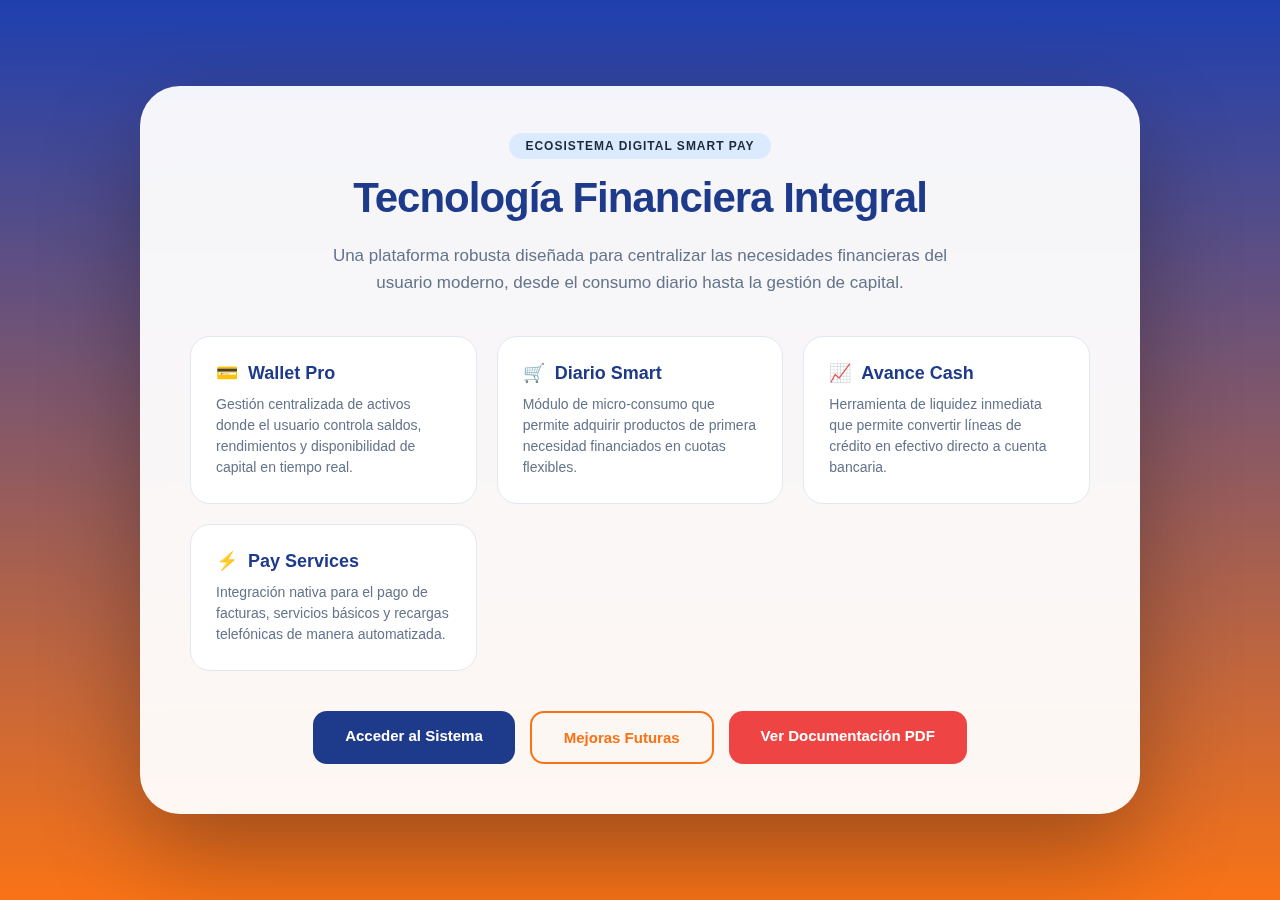
<file: index.html>
<!DOCTYPE html>
<html lang="es">
<head>
    <meta charset="UTF-8">
    <meta name="viewport" content="width=device-width, initial-scale=1.0">
    <title>Smart Pay | Ecosistema Financiero</title>
    <style>
        :root {
            /* Definición del degradado original solicitado */
            --primary-gradient: linear-gradient(180deg, #1e40af 0%, #f97316 100%);
            --accent-blue: #1e3a8a;
            --accent-orange: #f97316;
            --text-main: #1e293b;
            --text-muted: #64748b;
            --glass: rgba(255, 255, 255, 0.95);
        }

        * { margin: 0; padding: 0; box-sizing: border-box; font-family: 'Inter', 'Segoe UI', sans-serif; }

        body {
            /* Uso del color degradado del CSS */
            background: var(--primary-gradient);
            min-height: 100vh;
            display: flex;
            justify-content: center;
            align-items: center;
            color: var(--text-main);
            padding: 40px 20px;
        }

        .investor-card {
            max-width: 1000px;
            width: 100%;
            background: var(--glass);
            border-radius: 40px;
            padding: 50px;
            box-shadow: 0 40px 100px rgba(0,0,0,0.3);
            backdrop-filter: blur(10px);
        }

        .hero { text-align: center; margin-bottom: 40px; }
        .badge {
            background: #dbeafe;
            color: var(--primary-blue);
            padding: 6px 16px;
            border-radius: 50px;
            font-size: 12px;
            font-weight: 800;
            text-transform: uppercase;
            letter-spacing: 1px;
        }

        h1 { font-size: 42px; color: var(--accent-blue); margin: 20px 0; letter-spacing: -1px; }
        .subtitle { font-size: 17px; color: var(--text-muted); max-width: 650px; margin: 0 auto; line-height: 1.6; }

        /* Sección de Módulos */
        .modules-grid {
            display: grid;
            grid-template-columns: repeat(auto-fit, minmax(280px, 1fr));
            gap: 20px;
            margin: 40px 0;
        }

        .module-card {
            background: white;
            padding: 25px;
            border-radius: 20px;
            border: 1px solid #e2e8f0;
            transition: 0.3s ease;
        }

        .module-card:hover {
            transform: translateY(-5px);
            border-color: var(--accent-orange);
            box-shadow: 0 10px 30px rgba(0,0,0,0.05);
        }

        .module-card h3 { 
            font-size: 18px; 
            color: var(--accent-blue); 
            margin-bottom: 10px;
            display: flex;
            align-items: center;
            gap: 10px;
        }

        .module-card p { font-size: 14px; color: var(--text-muted); line-height: 1.5; }

        .cta-group {
            display: flex;
            justify-content: center;
            gap: 15px;
            flex-wrap: wrap;
            margin-top: 20px;
        }

        .btn {
            padding: 16px 32px;
            border-radius: 14px;
            font-weight: 700;
            text-decoration: none;
            transition: 0.3s;
            font-size: 15px;
            display: inline-block;
        }

        .btn-main { background: var(--accent-blue); color: white; }
        .btn-main:hover { transform: translateY(-3px); box-shadow: 0 10px 20px rgba(30,58,138,0.2); }

        .btn-alt { border: 2px solid var(--accent-orange); color: var(--accent-orange); }
        .btn-alt:hover { background: var(--accent-orange); color: white; }

        /* Estilo para el nuevo botón de PDF */
        .btn-pdf { background: #ef4444; color: white; }
        .btn-pdf:hover { transform: translateY(-3px); background: #dc2626; box-shadow: 0 10px 20px rgba(239,68,68,0.2); }

        @media (max-width: 600px) {
            h1 { font-size: 30px; }
            .investor-card { padding: 30px; }
        }
    </style>
</head>
<body>

    <div class="investor-card">
        <div class="hero">
            <span class="badge">Ecosistema Digital Smart Pay</span>
            <h1>Tecnología Financiera Integral</h1>
            <p class="subtitle">
                Una plataforma robusta diseñada para centralizar las necesidades financieras del usuario moderno, desde el consumo diario hasta la gestión de capital.
            </p>
        </div>

        <div class="modules-grid">
            <div class="module-card">
                <h3><span>💳</span> Wallet Pro</h3>
                <p>Gestión centralizada de activos donde el usuario controla saldos, rendimientos y disponibilidad de capital en tiempo real.</p>
            </div>
            <div class="module-card">
                <h3><span>🛒</span> Diario Smart</h3>
                <p>Módulo de micro-consumo que permite adquirir productos de primera necesidad financiados en cuotas flexibles.</p>
            </div>
            <div class="module-card">
                <h3><span>📈</span> Avance Cash</h3>
                <p>Herramienta de liquidez inmediata que permite convertir líneas de crédito en efectivo directo a cuenta bancaria.</p>
            </div>
            <div class="module-card">
                <h3><span>⚡</span> Pay Services</h3>
                <p>Integración nativa para el pago de facturas, servicios básicos y recargas telefónicas de manera automatizada.</p>
            </div>
        </div>

        <div class="cta-group">
            <a href="login.html" class="btn btn-main">Acceder al Sistema</a>
            <a href="mejoras.html" class="btn btn-alt">Mejoras Futuras</a>
            <a href="https://daniv096.github.io/smartpay/Documentación Técnica del Ecosistema Smart Pay.pdf" target="_blank" class="btn btn-pdf">Ver Documentación PDF</a>
        </div>
    </div>

</body>
</html>
</file>
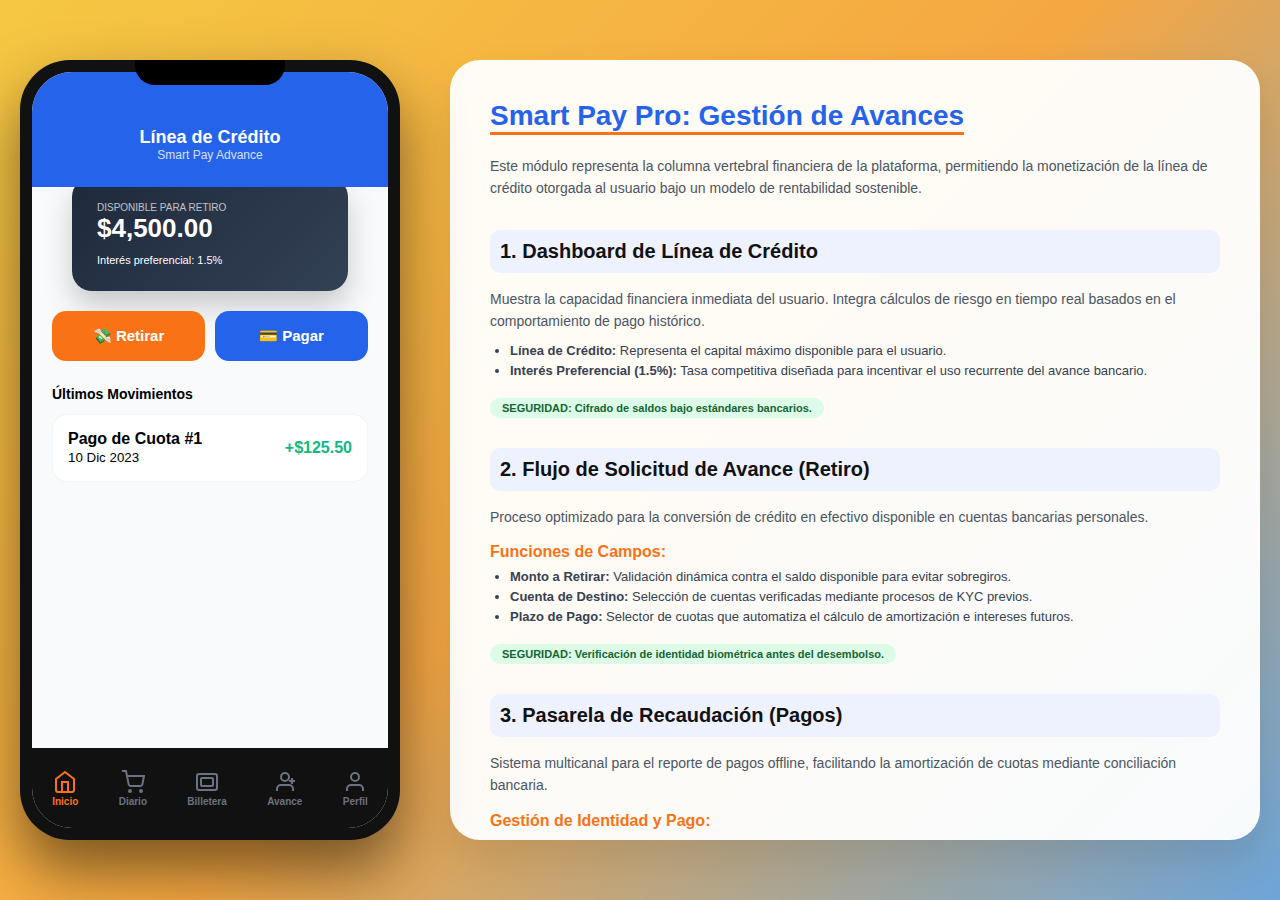
<file: avance.html>
<!DOCTYPE html>
<html lang="es">
<head>
    <meta charset="UTF-8">
    <meta name="viewport" content="width=device-width, initial-scale=1.0">
    <title>Smart Pay - Gestión Integral de Avances</title>
    <style>
        :root {
            --primary-gradient: linear-gradient(135deg, #f5c842 0%, #f5a742 50%, #6da5d9 100%);
            --accent-orange: #f97316;
            --accent-blue: #2563eb;
            --dark-bg: #111111;
            --white: #ffffff;
            --text-gray: #6b7280;
            --phone-bg: #f8fafc;
            --success-green: #10b981;
        }

        * { margin: 0; padding: 0; box-sizing: border-box; font-family: 'Segoe UI', sans-serif; }
        
        body { 
            background: var(--primary-gradient);
            background-attachment: fixed;
            display: flex; justify-content: center; align-items: center; 
            min-height: 100vh; padding: 20px;
        }

        .presentation-container { display: flex; max-width: 1400px; width: 100%; gap: 50px; align-items: flex-start; }

        /* --- MOCKUP --- */
        .phone-mockup {
            width: 380px; height: 780px; background: var(--dark-bg);
            border-radius: 50px; position: relative; padding: 12px;
            box-shadow: 0 30px 60px rgba(0,0,0,0.5);
            flex-shrink: 0;
        }

        .phone-notch {
            width: 150px; height: 25px; background: #000;
            position: absolute; top: 0; left: 50%; transform: translateX(-50%);
            border-radius: 0 0 20px 20px; z-index: 100;
        }

        .phone-screen {
            width: 100%; height: 100%; background: var(--phone-bg);
            border-radius: 40px; overflow: hidden; display: flex; flex-direction: column;
            position: relative;
        }

        /* --- VISTAS OVERLAYS --- */
        .view-overlay {
            position: absolute; top: 0; left: 100%; width: 100%; height: 100%;
            background: var(--phone-bg); transition: 0.4s cubic-bezier(0.4, 0, 0.2, 1); z-index: 50;
            display: flex; flex-direction: column;
        }
        .view-overlay.active { left: 0; }

        .view-header { background: var(--accent-blue); padding: 50px 20px 20px; color: white; display: flex; align-items: center; gap: 15px; }
        .btn-back { cursor: pointer; font-size: 20px; font-weight: bold; }

        /* --- CONTENIDO PRINCIPAL --- */
        .header-avance { background: var(--accent-blue); padding: 55px 20px 25px; color: white; text-align: center; }
        .credit-card {
            background: linear-gradient(135deg, #1e293b 0%, #334155 100%);
            margin: -30px 20px 20px; padding: 25px; border-radius: 20px;
            color: white; box-shadow: 0 15px 30px rgba(0,0,0,0.2);
        }
        .card-balance { font-size: 26px; font-weight: 800; }

        .scrollable-content { flex: 1; overflow-y: auto; padding: 20px; }

        /* Card Items para selección */
        .card-item {
            background: white; padding: 15px; border-radius: 15px;
            margin-bottom: 12px; border: 1px solid #e2e8f0; cursor: pointer;
            transition: 0.2s;
        }
        .card-item:hover { border-color: var(--accent-orange); }

        .bank-data-box {
            background: #f8fafc; border: 1px dashed #cbd5e1;
            padding: 12px; border-radius: 10px; margin-top: 10px;
            font-size: 13px; color: #334155; display: none;
        }

        /* Formularios */
        .form-group { margin-bottom: 15px; }
        label { display: block; font-size: 11px; color: var(--text-gray); margin-bottom: 6px; font-weight: 800; text-transform: uppercase; }
        .form-input { width: 100%; padding: 14px; border: 2px solid #f1f5f9; border-radius: 12px; font-size: 14px; outline: none; transition: 0.3s; }
        .form-input:focus { border-color: var(--accent-orange); }

        .btn-primary { 
            width: 100%; padding: 16px; background: var(--accent-orange); color: white; 
            border: none; border-radius: 14px; font-weight: 800; cursor: pointer; font-size: 15px;
        }

        /* TICKET */
        .ticket-box {
            background: white; border-radius: 20px; padding: 30px 20px;
            margin-top: 20px; position: relative; border: 1px solid #f1f5f9;
            box-shadow: 0 10px 20px rgba(0,0,0,0.05); text-align: center;
        }
        .success-icon { width: 70px; height: 70px; background: var(--success-green); color: white; 
                       border-radius: 50%; display: flex; align-items: center; justify-content: center;
                       font-size: 35px; margin: 0 auto 20px; }
        
        .summary-row { display: flex; justify-content: space-between; padding: 12px 0; border-bottom: 1px dashed #e2e8f0; font-size: 14px; }

        /* NAV */
        .bottom-nav { width: 100%; height: 80px; background: var(--dark-bg); display: flex; justify-content: space-around; align-items: center; z-index: 10; }
        .nav-item { color: var(--text-gray); text-align: center; font-size: 10px; font-weight: bold; cursor: pointer; }
        .nav-active { color: var(--accent-orange) !important; }

        /* INFO DERECHA (PRESENTACIÓN) */
        .info-column { 
            flex: 1.5; 
            padding: 40px; 
            background: rgba(255, 255, 255, 0.95); 
            border-radius: 30px; 
            max-height: 780px; 
            overflow-y: auto;
            box-shadow: 0 20px 40px rgba(0,0,0,0.1);
        }
        .info-column h1 { color: var(--accent-blue); font-size: 28px; margin-bottom: 20px; border-bottom: 3px solid var(--accent-orange); display: inline-block; }
        .info-column h2 { color: var(--dark-bg); font-size: 20px; margin-top: 30px; margin-bottom: 15px; background: #eef2ff; padding: 10px; border-radius: 10px; }
        .info-column h3 { color: var(--accent-orange); font-size: 16px; margin-top: 15px; margin-bottom: 8px; }
        .info-column p { font-size: 14px; line-height: 1.6; color: #4b5563; margin-bottom: 10px; }
        .info-column ul { margin-left: 20px; margin-bottom: 15px; }
        .info-column li { font-size: 13px; margin-bottom: 5px; color: #374151; }
        .security-tag { display: inline-block; background: #dcfce7; color: #166534; padding: 4px 12px; border-radius: 20px; font-size: 11px; font-weight: 800; margin-top: 5px; }
    </style>
</head>
<body>

<div class="presentation-container">
    
    <div class="mockup-column">
        <div class="phone-mockup">
            <div class="phone-notch"></div>
            <div class="phone-screen">
                
                <div class="header-avance">
                    <h2 style="font-size: 18px;">Línea de Crédito</h2>
                    <p style="font-size: 12px; opacity: 0.8;">Smart Pay Advance</p>
                </div>

                <div class="scrollable-content">
                    <div class="credit-card">
                        <p style="font-size: 10px; opacity: 0.7;">DISPONIBLE PARA RETIRO</p>
                        <div class="card-balance">$4,500.00</div>
                        <p style="font-size: 11px; margin-top: 10px;">Interés preferencial: 1.5%</p>
                    </div>

                    <div style="display: flex; gap: 10px; margin-bottom: 25px;">
                        <button class="btn-primary" style="flex:1;" onclick="openView('viewRetirar')">💸 Retirar</button>
                        <button class="btn-primary" style="flex:1; background: var(--accent-blue);" onclick="openView('viewPagarSeleccion')">💳 Pagar</button>
                    </div>

                    <h3 style="font-size:14px; margin-bottom:12px;">Últimos Movimientos</h3>
                    <div style="background:white; padding:15px; border-radius:15px; display:flex; justify-content:space-between; align-items:center; border: 1px solid #f1f5f9;">
                        <div><b>Pago de Cuota #1</b><br><small>10 Dic 2023</small></div>
                        <div style="color: var(--success-green); font-weight:bold;">+$125.50</div>
                    </div>
                </div>

                <div id="viewRetirar" class="view-overlay">
                    <div class="view-header">
                        <span class="btn-back" onclick="closeView('viewRetirar')">←</span>
                        <b>Solicitar Avance</b>
                    </div>
                    <div class="scrollable-content">
                        <div class="form-group">
                            <label>Monto a Retirar</label>
                            <input type="number" class="form-input" id="inputMonto" placeholder="Ej: 500">
                        </div>
                        <div class="form-group">
                            <label>Cuenta de Destino</label>
                            <select class="form-input" id="inputCuenta">
                                <option>Ahorros Personal (...8829)</option>
                                <option>Corriente Nómina (...4410)</option>
                            </select>
                        </div>
                        <div class="form-group">
                            <label>Plazo de Pago</label>
                            <select class="form-input" id="inputCuotas">
                                <option value="3">3 Cuotas Mensuales</option>
                                <option value="6">6 Cuotas Mensuales</option>
                                <option value="12">12 Cuotas Mensuales</option>
                            </select>
                        </div>
                        <button class="btn-primary" onclick="procesarRevisionRetiro()">Ver Resumen</button>
                    </div>
                </div>

                <div id="viewRevisionRetiro" class="view-overlay">
                    <div class="view-header">
                        <span class="btn-back" onclick="closeView('viewRevisionRetiro')">←</span>
                        <b>Confirmar Retiro</b>
                    </div>
                    <div class="scrollable-content">
                        <div style="background:white; padding:20px; border-radius:20px; border:1px solid #e2e8f0;">
                            <div class="summary-row"><span>Monto Principal:</span><b id="revMonto">$0.00</b></div>
                            <div class="summary-row"><span>Tasa Mensual:</span><b>1.5%</b></div>
                            <div class="summary-row"><span>Total Intereses:</span><b id="revInteres">$0.00</b></div>
                            <div class="summary-row" style="border:none; margin-top:10px; font-size:16px;">
                                <span>Total a Devolver:</span><b style="color:var(--accent-orange)" id="revTotal">$0.00</b>
                            </div>
                        </div>
                        <button class="btn-primary" style="margin-top:20px;" onclick="mostrarExitoRetiro()">Confirmar Transferencia</button>
                    </div>
                </div>

                <div id="viewExitoRetiro" class="view-overlay" style="z-index: 120;">
                    <div class="scrollable-content" style="display:flex; flex-direction:column; justify-content:center;">
                        <div class="ticket-box">
                            <div class="success-icon">✓</div>
                            <h2 style="color:var(--success-green);">¡Dinero Enviado!</h2>
                            <p style="color:var(--text-gray); font-size:13px; margin-bottom:25px;">La transferencia está en proceso</p>
                            <div class="summary-row"><span>Monto:</span><b id="tickRetiroMonto">$0.00</b></div>
                            <div class="summary-row"><span>Destino:</span><b id="tickRetiroCuenta">Cuenta</b></div>
                        </div>
                        <button class="btn-primary" style="margin-top:30px; background:var(--dark-bg);" onclick="location.reload()">Ir al Inicio</button>
                    </div>
                </div>


                <div id="viewPagarSeleccion" class="view-overlay">
                    <div class="view-header">
                        <span class="btn-back" onclick="closeView('viewPagarSeleccion')">←</span>
                        <b>Pagar Avance</b>
                    </div>
                    <div class="scrollable-content">
                        <label>Retiros Activos</label>
                        <div class="card-item" onclick="mostrarCuotas()">
                            <b>Retiro #8821</b>
                            <div style="display:flex; justify-content:space-between; font-size:12px; margin-top:5px;">
                                <span>Total: $500.00</span>
                                <span style="color:var(--accent-orange)">2 pendientes</span>
                            </div>
                        </div>

                        <div id="listaCuotas" style="margin-top:20px; display:none;">
                            <label>Seleccione la Cuota</label>
                            <div class="card-item" onclick="prepararPago('Cuota #1', 166.67, 2.50)">
                                <b>Cuota #1 (Diciembre)</b>
                                <div style="font-size:12px;">Monto: $166.67 + $2.50 (Interés)</div>
                            </div>
                        </div>
                    </div>
                </div>

                <div id="viewMetodoPago" class="view-overlay">
                    <div class="view-header">
                        <span class="btn-back" onclick="closeView('viewMetodoPago')">←</span>
                        <b>Método de Pago</b>
                    </div>
                    <div class="scrollable-content">
                        <div style="background:#eff6ff; padding:15px; border-radius:12px; margin-bottom:20px; font-size:14px;">
                            <b>Total a Pagar: <span id="pagoTotalTxt">$0.00</span></b>
                        </div>
                        <div class="card-item" onclick="selectMetodo('pm')">
                            <b>📱 Pago Móvil</b>
                            <div id="data-pm" class="bank-data-box">Banesco (0134) | V-12.345.678 | 0412-5556677</div>
                        </div>
                        <div class="card-item" onclick="selectMetodo('tr')">
                            <b>🏦 Transferencia</b>
                            <div id="data-tr" class="bank-data-box">Smart Pay S.A | J-55667788 | Mercantil: 0105...0011</div>
                        </div>
                        <div class="card-item" onclick="selectMetodo('usd')">
                            <b>💵 Depósito USD</b>
                            <div id="data-usd" class="bank-data-box">Zelle: pagos@smartpay.com | Efectivo Taquilla</div>
                        </div>

                        <div id="formReferencia" style="display:none; margin-top:20px;">
                            <div class="form-group"><label>Fecha</label><input type="date" class="form-input"></div>
                            <div class="form-group"><label>Referencia (6 dígitos)</label><input type="text" class="form-input" maxlength="6" id="refPago"></div>
                            <button class="btn-primary" onclick="confirmarPagoFinal()">Reportar Pago</button>
                        </div>
                    </div>
                </div>

                <div id="viewTicketPago" class="view-overlay" style="z-index: 120;">
                    <div class="scrollable-content" style="display:flex; flex-direction:column; justify-content:center;">
                        <div class="ticket-box">
                            <div class="success-icon" style="background:var(--accent-blue)">✓</div>
                            <h2 style="color:var(--accent-blue);">¡Pago Recibido!</h2>
                            <p style="color:var(--text-gray); font-size:13px; margin-bottom:25px;">Estamos validando tu transacción</p>
                            <div class="summary-row"><span>Referencia:</span><b id="tickRef">#000000</b></div>
                            <div class="summary-row"><span>Monto:</span><b id="tickMonto">$0.00</b></div>
                        </div>
                        <button class="btn-primary" style="margin-top:30px; background:var(--dark-bg);" onclick="location.reload()">Ir al Inicio</button>
                    </div>
                </div>


                <nav class="bottom-nav">
    <div class="nav-item nav-active" onclick="window.location.href='dashboard.html'" style="cursor:pointer;">
        <svg width="24" height="24" viewBox="0 0 24 24" fill="none" stroke="currentColor" stroke-width="2">
            <path d="M3 9l9-7 9 7v11a2 2 0 0 1-2 2H5a2 2 0 0 1-2-2z"></path>
            <polyline points="9 22 9 12 15 12 15 22"></polyline>
        </svg>
        <br>Inicio
    </div>
    <div class="nav-item" onclick="window.location.href='tiendas.html'" style="cursor:pointer;">
        <svg width="24" height="24" viewBox="0 0 24 24" fill="none" stroke="currentColor" stroke-width="2">
            <circle cx="9" cy="21" r="1"></circle>
            <circle cx="20" cy="21" r="1"></circle>
            <path d="M1 1h4l2.68 13.39a2 2 0 0 0 2 1.61h9.72a2 2 0 0 0 2-1.61L23 6H6"></path>
        </svg>
        <br>Diario
    </div>
    <div class="nav-item" onclick="window.location.href='billetera.html'" style="cursor:pointer;">
        <svg width="24" height="24" viewBox="0 0 24 24" fill="none" stroke="currentColor" stroke-width="2">
            <rect x="2" y="4" width="20" height="16" rx="2"></rect>
            <rect x="6" y="8" width="12" height="8" rx="1"></rect>
            <line x1="18" y1="12" x2="18.01" y2="12"></line>
        </svg>
        <br>Billetera
    </div>
    <div class="nav-item" onclick="window.location.href='avance.html'" style="cursor:pointer;">
        <svg width="24" height="24" viewBox="0 0 24 24" fill="none" stroke="currentColor" stroke-width="2">
            <path d="M20 21v-2a4 4 0 0 0-4-4H8a4 4 0 0 0-4 4v2"></path>
            <circle cx="12" cy="7" r="4"></circle>
            <line x1="19" y1="8" x2="19" y2="14"></line>
            <line x1="22" y1="11" x2="16" y2="11"></line>
        </svg>
        <br>Avance
    </div>
    <div class="nav-item" onclick="window.location.href='perfil.html'" style="cursor:pointer;">
        <svg width="24" height="24" viewBox="0 0 24 24" fill="none" stroke="currentColor" stroke-width="2">
            <path d="M20 21v-2a4 4 0 0 0-4-4H8a4 4 0 0 0-4 4v2"></path>
            <circle cx="12" cy="7" r="4"></circle>
        </svg>
        <br>Perfil
    </div>
</nav>

            </div>
        </div>
    </div>

    <div class="info-column">
        <h1>Smart Pay Pro: Gestión de Avances</h1>
        <p>Este módulo representa la columna vertebral financiera de la plataforma, permitiendo la monetización de la línea de crédito otorgada al usuario bajo un modelo de rentabilidad sostenible.</p>

        <h2>1. Dashboard de Línea de Crédito</h2>
        <p>Muestra la capacidad financiera inmediata del usuario. Integra cálculos de riesgo en tiempo real basados en el comportamiento de pago histórico.</p>
        <ul>
            <li><b>Línea de Crédito:</b> Representa el capital máximo disponible para el usuario.</li>
            <li><b>Interés Preferencial (1.5%):</b> Tasa competitiva diseñada para incentivar el uso recurrente del avance bancario.</li>
        </ul>
        <span class="security-tag">SEGURIDAD: Cifrado de saldos bajo estándares bancarios.</span>

        <h2>2. Flujo de Solicitud de Avance (Retiro)</h2>
        <p>Proceso optimizado para la conversión de crédito en efectivo disponible en cuentas bancarias personales.</p>
        <h3>Funciones de Campos:</h3>
        <ul>
            <li><b>Monto a Retirar:</b> Validación dinámica contra el saldo disponible para evitar sobregiros.</li>
            <li><b>Cuenta de Destino:</b> Selección de cuentas verificadas mediante procesos de KYC previos.</li>
            <li><b>Plazo de Pago:</b> Selector de cuotas que automatiza el cálculo de amortización e intereses futuros.</li>
        </ul>
        <span class="security-tag">SEGURIDAD: Verificación de identidad biométrica antes del desembolso.</span>

        <h2>3. Pasarela de Recaudación (Pagos)</h2>
        <p>Sistema multicanal para el reporte de pagos offline, facilitando la amortización de cuotas mediante conciliación bancaria.</p>
        <h3>Gestión de Identidad y Pago:</h3>
        <ul>
            <li><b>Selección de Retiro:</b> Permite al usuario identificar qué deuda específica desea abonar, mejorando la trazabilidad contable.</li>
            <li><b>Métodos de Pago:</b> Soporte para Pago Móvil, Transferencias Nacionales y Depósitos USD (Zelle/Efectivo).</li>
            <li><b>Referencia (6 dígitos):</b> Campo crítico para la conciliación automatizada. Evita reportes duplicados mediante validación de hash.</li>
        </ul>
        <span class="security-tag">SEGURIDAD: Anti-Double Spending y validación de referencias bancarias.</span>

        <h2>4. Gamificación y Retención (XP)</h2>
        <p>Vinculado directamente al módulo de Perfil, el cumplimiento de pagos en este módulo otorga puntos de experiencia (XP).</p>
        <ul>
            <li><b>Niveles (Platinum/Diamond):</b> Los pagos puntuales desbloquean mejores tasas de interés y límites de crédito más altos.</li>
        </ul>

        <h2>5. Seguridad de Capa Bancaria</h2>
        <p>Cada movimiento de dinero está protegido bajo protocolos de seguridad robustos.</p>
        <ul>
            <li><b>PIN Transaccional:</b> Requerido para confirmar tanto retiros como pagos.</li>
            <li><b>Validación KYC:</b> Acceso centralizado a datos de identidad para garantizar que el dinero fluya solo a titulares verificados.</li>
        </ul>
    </div>
</div>

<script>
    function openView(id) { document.getElementById(id).classList.add('active'); }
    function closeView(id) { document.getElementById(id).classList.remove('active'); }

    /* LÓGICA DE RETIRO (AVANCE) */
    function procesarRevisionRetiro() {
        const monto = parseFloat(document.getElementById('inputMonto').value) || 0;
        const cuotas = parseInt(document.getElementById('inputCuotas').value);
        if(monto <= 0) { alert('Monto inválido'); return; }
        
        const interes = monto * 0.015 * cuotas;
        const total = monto + interes;

        document.getElementById('revMonto').innerText = '$' + monto.toFixed(2);
        document.getElementById('revInteres').innerText = '$' + interes.toFixed(2);
        document.getElementById('revTotal').innerText = '$' + total.toFixed(2);
        
        // Datos para el ticket
        document.getElementById('tickRetiroMonto').innerText = '$' + monto.toFixed(2);
        document.getElementById('tickRetiroCuenta').innerText = document.getElementById('inputCuenta').value.split(' ')[0];
        
        openView('viewRevisionRetiro');
    }

    function mostrarExitoRetiro() {
        openView('viewExitoRetiro');
    }

    /* LÓGICA DE PAGO */
    function mostrarCuotas() {
        document.getElementById('listaCuotas').style.display = 'block';
    }

    let montoPagoFinal = 0;
    function prepararPago(nombre, monto, interes) {
        montoPagoFinal = monto + interes;
        document.getElementById('pagoTotalTxt').innerText = '$' + montoPagoFinal.toFixed(2);
        openView('viewMetodoPago');
    }

    function selectMetodo(tipo) {
        document.querySelectorAll('.bank-data-box').forEach(el => el.style.display = 'none');
        document.getElementById('data-' + tipo).style.display = 'block';
        document.getElementById('formReferencia').style.display = 'block';
    }

    function confirmarPagoFinal() {
        const ref = document.getElementById('refPago').value;
        if(ref.length < 6) { alert('Ingrese 6 dígitos de referencia'); return; }
        document.getElementById('tickRef').innerText = '#' + ref;
        document.getElementById('tickMonto').innerText = '$' + montoPagoFinal.toFixed(2);
        openView('viewTicketPago');
    }
</script>

</body>
</html>
</file>
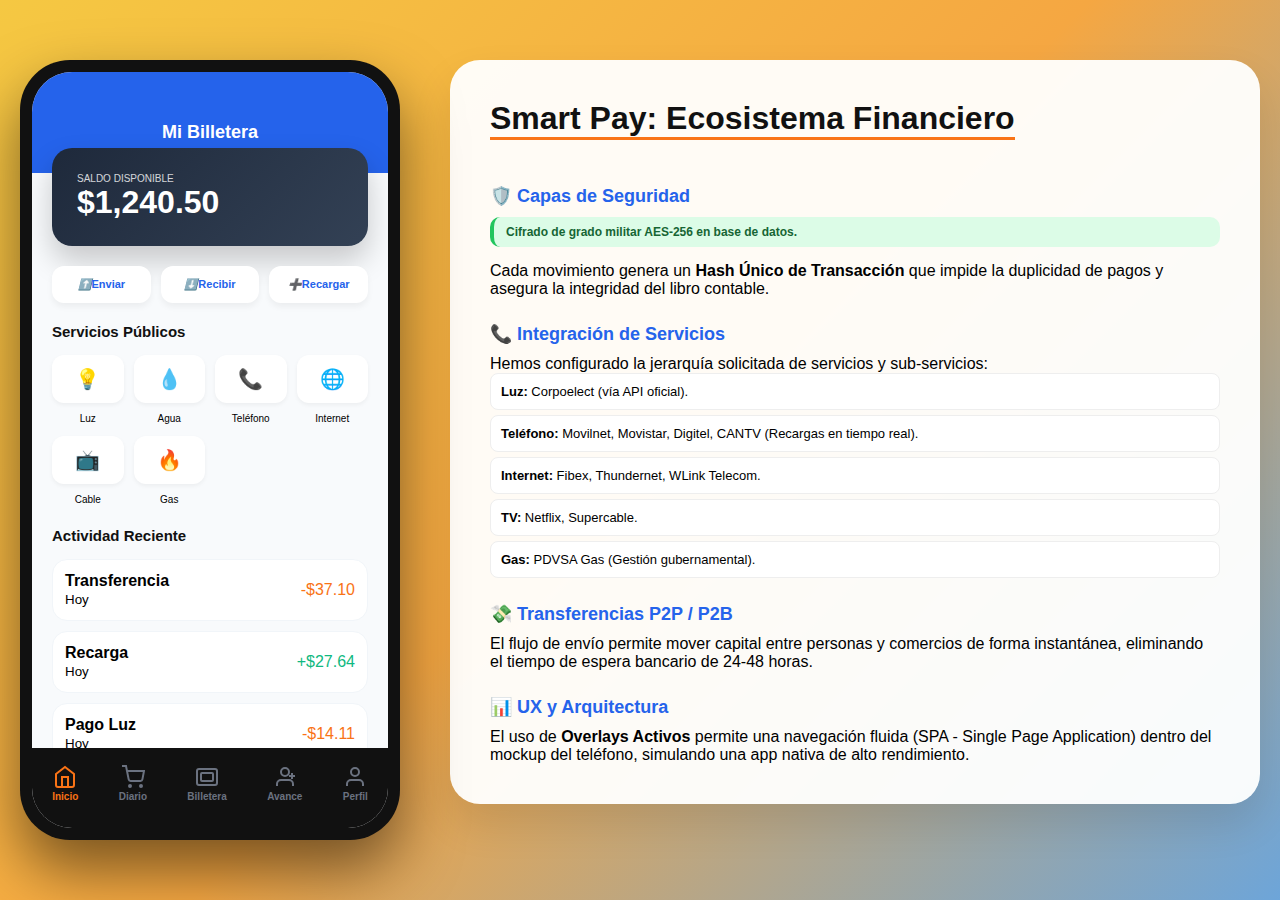
<file: billetera.html>
<!DOCTYPE html>
<html lang="es">
<head>
    <meta charset="UTF-8">
    <meta name="viewport" content="width=device-width, initial-scale=1.0">
    <title>Smart Pay - Billetera Integral Pro</title>
    <style>
        :root {
            --primary-gradient: linear-gradient(135deg, #f5c842 0%, #f5a742 50%, #6da5d9 100%);
            --accent-orange: #f97316;
            --accent-blue: #2563eb;
            --dark-bg: #111111;
            --white: #ffffff;
            --text-gray: #6b7280;
            --phone-bg: #f8fafc;
            --success-green: #10b981;
        }

        * { margin: 0; padding: 0; box-sizing: border-box; font-family: 'Segoe UI', sans-serif; }
        
        body { 
            background: var(--primary-gradient);
            background-attachment: fixed;
            display: flex; justify-content: center; align-items: center; 
            min-height: 100vh; padding: 20px;
        }

        .presentation-container { display: flex; max-width: 1400px; width: 100%; gap: 50px; align-items: flex-start; }

        /* --- MOCKUP TELÉFONO --- */
        .phone-mockup {
            width: 380px; height: 780px; background: var(--dark-bg);
            border-radius: 50px; position: relative; padding: 12px;
            box-shadow: 0 30px 60px rgba(0,0,0,0.5); flex-shrink: 0;
        }

        .phone-screen {
            width: 100%; height: 100%; background: var(--phone-bg);
            border-radius: 40px; overflow: hidden; display: flex; flex-direction: column;
            position: relative;
        }

        /* --- OVERLAYS --- */
        .view-overlay {
            position: absolute; top: 0; left: 100%; width: 100%; height: 100%;
            background: var(--phone-bg); transition: 0.4s cubic-bezier(0.4, 0, 0.2, 1); z-index: 100;
            display: flex; flex-direction: column;
        }
        .view-overlay.active { left: 0; }
        .view-header { background: var(--accent-blue); padding: 50px 20px 20px; color: white; display: flex; align-items: center; gap: 15px; }

        /* --- ESTILOS BILLETERA --- */
        .wallet-header { background: var(--accent-blue); padding: 50px 20px 30px; color: white; text-align: center; }
        .balance-card {
            background: linear-gradient(135deg, #1e293b 0%, #334155 100%);
            margin: -25px 20px 20px; padding: 25px; border-radius: 20px;
            color: white; box-shadow: 0 15px 30px rgba(0,0,0,0.2);
        }
        .action-buttons { display: flex; justify-content: space-around; padding: 0 20px 20px; gap: 10px; }
        .action-btn { flex: 1; border: none; background: white; padding: 12px; border-radius: 12px; font-size: 11px; font-weight: bold; color: var(--accent-blue); cursor: pointer; box-shadow: 0 4px 6px rgba(0,0,0,0.05); text-align: center; }
        
        .section-title { padding: 0 20px; font-size: 15px; font-weight: 800; color: var(--dark-bg); margin-bottom: 15px; }
        .history-list { flex: 1; overflow-y: auto; padding: 0 20px; }
        .history-item { display: flex; justify-content: space-between; align-items: center; background: white; padding: 12px; border-radius: 15px; margin-bottom: 10px; border: 1px solid #f1f5f9; }

        /* --- SERVICIOS GRID --- */
        .services-grid { display: grid; grid-template-columns: repeat(4, 1fr); gap: 10px; padding: 0 20px 20px; }
        .service-item-btn { text-align: center; cursor: pointer; transition: 0.2s; }
        .service-item-btn:active { transform: scale(0.9); }
        .service-icon { background: white; padding: 12px; border-radius: 12px; margin-bottom: 5px; box-shadow: 0 2px 4px rgba(0,0,0,0.05); font-size: 20px; }

        /* --- FORMULARIOS --- */
        .form-group { padding: 20px; }
        label { display: block; font-size: 11px; color: var(--text-gray); margin-bottom: 8px; font-weight: bold; text-transform: uppercase; }
        .form-input { width: 100%; padding: 15px; border-radius: 12px; border: 1px solid #ddd; margin-bottom: 15px; font-size: 16px; outline: none; }
        .btn-primary { width: 100%; padding: 16px; background: var(--accent-orange); color: white; border: none; border-radius: 14px; font-weight: 800; cursor: pointer; }

        .card-item { background: white; padding: 15px; border-radius: 15px; margin-bottom: 10px; border: 1px solid #e2e8f0; cursor: pointer; }

        /* --- NAVBAR --- */
        .bottom-nav { width: 100%; height: 80px; background: var(--dark-bg); display: flex; justify-content: space-around; align-items: center; padding-bottom: 10px; }
        .nav-item { color: var(--text-gray); text-align: center; font-size: 10px; font-weight: bold; cursor: pointer; }
        .nav-active { color: var(--accent-orange) !important; }

        /* --- INFO DERECHA --- */
        .info-column { flex: 1.5; padding: 40px; background: rgba(255, 255, 255, 0.95); border-radius: 30px; max-height: 780px; overflow-y: auto; box-shadow: 0 20px 40px rgba(0,0,0,0.1); }
        .info-column h1 { color: var(--dark-bg); margin-bottom: 20px; border-bottom: 3px solid var(--accent-orange); display: inline-block; }
        .info-column h2 { color: var(--accent-blue); font-size: 18px; margin-top: 25px; margin-bottom: 10px; }
        .security-badge { background: #dcfce7; color: #166534; padding: 8px 12px; border-radius: 10px; font-size: 12px; font-weight: bold; border-left: 4px solid #22c55e; margin-bottom: 15px; }
        .tech-list li { background: white; padding: 10px; margin-bottom: 5px; border-radius: 8px; border: 1px solid #eee; font-size: 13px; list-style: none; }
    </style>
</head>
<body>

<div class="presentation-container">
    <div class="phone-mockup">
        <div class="phone-screen">
            <div class="wallet-header">
                <h2 style="font-size: 18px;">Mi Billetera</h2>
            </div>
            <div class="balance-card">
                <p style="font-size: 10px; opacity: 0.8;">SALDO DISPONIBLE</p>
                <div style="font-size: 32px; font-weight: 800;">$1,240.50</div>
            </div>

            <div class="action-buttons">
                <div class="action-btn" onclick="openView('viewEnviarDestino')"><i>⬆️</i>Enviar</div>
                <div class="action-btn" onclick="openView('viewRecibir')"><i>⬇️</i>Recibir</div>
                <div class="action-btn" onclick="openView('viewRecargar')"><i>➕</i>Recargar</div>
            </div>

            <div class="section-title">Servicios Públicos</div>
            <div class="services-grid">
                <div class="service-item-btn" onclick="openServicio('Luz', ['Corpoelec'])">
                    <div class="service-icon">💡</div><span style="font-size:10px;">Luz</span>
                </div>
                <div class="service-item-btn" onclick="openServicio('Agua', ['Hidrocapital'])">
                    <div class="service-icon">💧</div><span style="font-size:10px;">Agua</span>
                </div>
                <div class="service-item-btn" onclick="openServicio('Teléfono', ['Movilnet', 'Movistar', 'Digitel', 'CANTV'])">
                    <div class="service-icon">📞</div><span style="font-size:10px;">Teléfono</span>
                </div>
                <div class="service-item-btn" onclick="openServicio('Internet', ['Fibex', 'Thundernet', 'WLink Telecom'])">
                    <div class="service-icon">🌐</div><span style="font-size:10px;">Internet</span>
                </div>
                <div class="service-item-btn" onclick="openServicio('Televisión', ['Netflix', 'Supercable'])">
                    <div class="service-icon">📺</div><span style="font-size:10px;">Cable</span>
                </div>
                <div class="service-item-btn" onclick="openServicio('Gas', ['PDVSA Gas'])">
                    <div class="service-icon">🔥</div><span style="font-size:10px;">Gas</span>
                </div>
            </div>

            <div class="section-title">Actividad Reciente</div>
            <div class="history-list" id="historial"></div>

            <div id="viewEnviarDestino" class="view-overlay">
                <div class="view-header"><span onclick="closeView('viewEnviarDestino')" style="cursor:pointer">←</span><b>Enviar Dinero</b></div>
                <div class="form-group">
                    <label>BUSCAR DESTINATARIO</label>
                    <input type="text" class="form-input" id="destinatario" placeholder="ID o Teléfono">
                    <button class="btn-primary" onclick="irAMonto()">Siguiente</button>
                </div>
            </div>

            <div id="viewEnviarMonto" class="view-overlay">
                <div class="view-header"><span onclick="closeView('viewEnviarMonto')" style="cursor:pointer">←</span><b>Monto a Enviar</b></div>
                <div class="form-group" style="text-align: center;">
                    <input type="number" class="form-input" id="montoEnvio" style="font-size: 40px; text-align: center; border:none;" placeholder="0.00">
                    <div style="background: #eef2ff; padding: 15px; border-radius: 15px;">
                        <span style="font-size: 12px; color: var(--accent-blue);">Para: <b id="displayDestino">...</b></span>
                    </div>
                    <button class="btn-primary" style="margin-top: 30px;" onclick="irAConfirmacion()">Revisar Envío</button>
                </div>
            </div>

            <div id="viewConfirmarEnvio" class="view-overlay">
                <div class="view-header"><span onclick="closeView('viewConfirmarEnvio')" style="cursor:pointer">←</span><b>Confirmar</b></div>
                <div class="form-group">
                    <div class="card-item">
                        <p>Destino: <b id="confDest">...</b></p>
                        <p>Total: <b id="confTotal">$0.00</b></p>
                        <p style="color:var(--success-green)">Comisión: $0.00</p>
                    </div>
                    <button class="btn-primary" onclick="procesarFinalEnvio()">Confirmar y Enviar</button>
                </div>
            </div>

            <div id="viewServicioDetalle" class="view-overlay">
                <div class="view-header"><span onclick="closeView('viewServicioDetalle')" style="cursor:pointer">←</span><b id="tituloServicio">Servicio</b></div>
                <div class="form-group" id="listaProveedores"></div>
            </div>

            <div id="viewPagoServicio" class="view-overlay" style="z-index:150;">
                <div class="view-header"><span onclick="closeView('viewPagoServicio')" style="cursor:pointer">←</span><b>Pago de Factura</b></div>
                <div class="form-group">
                    <div class="security-badge" style="background:#f1f5f9; color:#334155; border-left-color:var(--accent-blue)">
                        Proveedor: <b id="proveedorSeleccionado">...</b>
                    </div>
                    <label>Contrato / Referencia</label>
                    <input type="text" class="form-input" placeholder="Ej: 000123456">
                    <label>Monto a Pagar ($)</label>
                    <input type="number" class="form-input" placeholder="0.00">
                    <button class="btn-primary" onclick="openView('viewTicketExitoGeneral')">Pagar Factura</button>
                </div>
            </div>

            <div id="viewRecibir" class="view-overlay">
                <div class="view-header"><span onclick="closeView('viewRecibir')" style="cursor:pointer">←</span><b>Mi Código QR</b></div>
                <div class="form-group" style="text-align:center;">
                    <div style="width:200px; height:200px; background:#eee; margin:20px auto; border:10px solid white; box-shadow:0 10px 20px rgba(0,0,0,0.1); display:flex; align-items:center; justify-content:center;">[QR CODE]</div>
                    <p>ID: <b>SP-992834</b></p>
                </div>
            </div>

            <div id="viewRecargar" class="view-overlay">
                <div class="view-header"><span onclick="closeView('viewRecargar')" style="cursor:pointer">←</span><b>Recargar Saldo</b></div>
                <div class="form-group">
                    <label>Método de Recarga</label>
                    <div class="card-item"><b>Pago Móvil (Instantáneo)</b></div>
                    <div class="card-item"><b>Transferencia Bancaria</b></div>
                    <div class="card-item"><b>Zelle / Binance</b></div>
                </div>
            </div>

            <div id="viewTicketExitoGeneral" class="view-overlay" style="z-index: 500;">
                <div style="padding: 100px 20px; text-align: center;">
                    <div style="width:70px; height:70px; background:var(--success-green); color:white; border-radius:50%; display:flex; align-items:center; justify-content:center; font-size:35px; margin:0 auto 20px;">✓</div>
                    <h2 style="color:var(--success-green);">Operación Exitosa</h2>
                    <p style="color:var(--text-gray); margin-bottom:30px;">La transacción ha sido procesada correctamente.</p>
                    <button class="btn-primary" style="background:var(--dark-bg)" onclick="location.reload()">Regresar al Inicio</button>
                </div>
            </div>

            <nav class="bottom-nav">
    <div class="nav-item nav-active" onclick="window.location.href='dashboard.html'" style="cursor:pointer;">
        <svg width="24" height="24" viewBox="0 0 24 24" fill="none" stroke="currentColor" stroke-width="2">
            <path d="M3 9l9-7 9 7v11a2 2 0 0 1-2 2H5a2 2 0 0 1-2-2z"></path>
            <polyline points="9 22 9 12 15 12 15 22"></polyline>
        </svg>
        <br>Inicio
    </div>
    <div class="nav-item" onclick="window.location.href='tiendas.html'" style="cursor:pointer;">
        <svg width="24" height="24" viewBox="0 0 24 24" fill="none" stroke="currentColor" stroke-width="2">
            <circle cx="9" cy="21" r="1"></circle>
            <circle cx="20" cy="21" r="1"></circle>
            <path d="M1 1h4l2.68 13.39a2 2 0 0 0 2 1.61h9.72a2 2 0 0 0 2-1.61L23 6H6"></path>
        </svg>
        <br>Diario
    </div>
    <div class="nav-item" onclick="window.location.href='billetera.html'" style="cursor:pointer;">
        <svg width="24" height="24" viewBox="0 0 24 24" fill="none" stroke="currentColor" stroke-width="2">
            <rect x="2" y="4" width="20" height="16" rx="2"></rect>
            <rect x="6" y="8" width="12" height="8" rx="1"></rect>
            <line x1="18" y1="12" x2="18.01" y2="12"></line>
        </svg>
        <br>Billetera
    </div>
    <div class="nav-item" onclick="window.location.href='avance.html'" style="cursor:pointer;">
        <svg width="24" height="24" viewBox="0 0 24 24" fill="none" stroke="currentColor" stroke-width="2">
            <path d="M20 21v-2a4 4 0 0 0-4-4H8a4 4 0 0 0-4 4v2"></path>
            <circle cx="12" cy="7" r="4"></circle>
            <line x1="19" y1="8" x2="19" y2="14"></line>
            <line x1="22" y1="11" x2="16" y2="11"></line>
        </svg>
        <br>Avance
    </div>
    <div class="nav-item" onclick="window.location.href='perfil.html'" style="cursor:pointer;">
        <svg width="24" height="24" viewBox="0 0 24 24" fill="none" stroke="currentColor" stroke-width="2">
            <path d="M20 21v-2a4 4 0 0 0-4-4H8a4 4 0 0 0-4 4v2"></path>
            <circle cx="12" cy="7" r="4"></circle>
        </svg>
        <br>Perfil
    </div>
</nav>

        </div>
    </div>

    <div class="info-column">
        <h1>Smart Pay: Ecosistema Financiero</h1>
        
        <h2>🛡️ Capas de Seguridad</h2>
        <div class="security-badge">Cifrado de grado militar AES-256 en base de datos.</div>
        <p>Cada movimiento genera un <b>Hash Único de Transacción</b> que impide la duplicidad de pagos y asegura la integridad del libro contable.</p>

        <h2>📞 Integración de Servicios</h2>
        <p>Hemos configurado la jerarquía solicitada de servicios y sub-servicios:</p>
        <ul class="tech-list">
            <li><b>Luz:</b> Corpoelect (vía API oficial).</li>
            <li><b>Teléfono:</b> Movilnet, Movistar, Digitel, CANTV (Recargas en tiempo real).</li>
            <li><b>Internet:</b> Fibex, Thundernet, WLink Telecom.</li>
            <li><b>TV:</b> Netflix, Supercable.</li>
            <li><b>Gas:</b> PDVSA Gas (Gestión gubernamental).</li>
        </ul>

        <h2>💸 Transferencias P2P / P2B</h2>
        <p>El flujo de envío permite mover capital entre personas y comercios de forma instantánea, eliminando el tiempo de espera bancario de 24-48 horas.</p>
        
        <h2>📊 UX y Arquitectura</h2>
        <p>El uso de <b>Overlays Activos</b> permite una navegación fluida (SPA - Single Page Application) dentro del mockup del teléfono, simulando una app nativa de alto rendimiento.</p>
    </div>
</div>

<script>
    function openView(id) { document.getElementById(id).classList.add('active'); }
    function closeView(id) { document.getElementById(id).classList.remove('active'); }

    // Lógica Enviar
    function irAMonto() {
        const dest = document.getElementById('destinatario').value;
        if(!dest) return alert('Ingrese un destinatario');
        document.getElementById('displayDestino').innerText = dest;
        openView('viewEnviarMonto');
    }

    function irAConfirmacion() {
        const monto = document.getElementById('montoEnvio').value;
        if(monto <= 0) return alert('Monto inválido');
        document.getElementById('confDest').innerText = document.getElementById('destinatario').value;
        document.getElementById('confTotal').innerText = '$' + monto;
        openView('viewConfirmarEnvio');
    }

    function procesarFinalEnvio() {
        openView('viewTicketExitoGeneral');
    }

    // Lógica Servicios
    function openServicio(nombre, proveedores) {
        document.getElementById('tituloServicio').innerText = 'Pagar ' + nombre;
        const lista = document.getElementById('listaProveedores');
        lista.innerHTML = '<label>Seleccione el Proveedor</label>';
        proveedores.forEach(prov => {
            const div = document.createElement('div');
            div.className = 'card-item';
            div.style.fontWeight = 'bold';
            div.innerHTML = prov;
            div.onclick = () => {
                document.getElementById('proveedorSeleccionado').innerText = prov;
                openView('viewPagoServicio');
            };
            lista.appendChild(div);
        });
        openView('viewServicioDetalle');
    }

    // Historial Dinámico
    const hist = document.getElementById('historial');
    const tipos = ['Pago Luz', 'Transferencia', 'Recarga', 'Internet'];
    for(let i=0; i<10; i++) {
        const t = tipos[Math.floor(Math.random()*tipos.length)];
        hist.innerHTML += `<div class="history-item"><div><b>${t}</b><br><small>Hoy</small></div><div style="color:${t==='Recarga'?'var(--success-green)':'var(--accent-orange)'}">${t==='Recarga'?'+':'-'}$${(Math.random()*40).toFixed(2)}</div></div>`;
    }
</script>
</body>
</html>
</file>
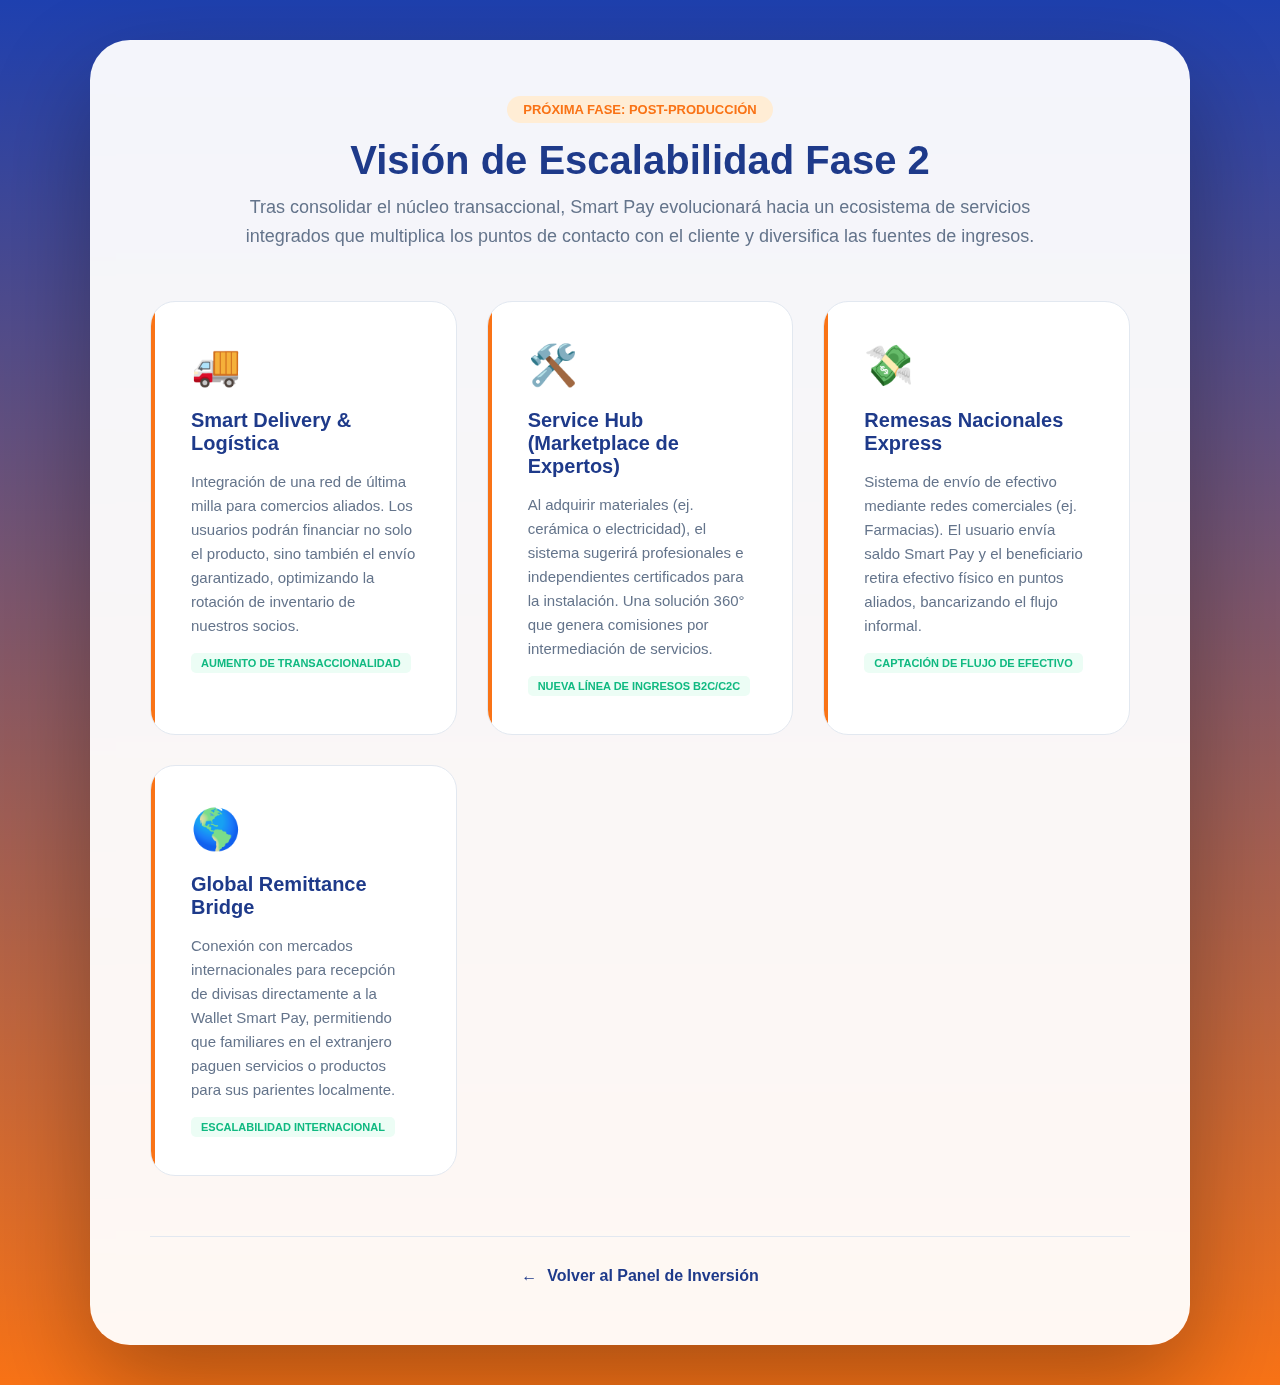
<file: mejoras.html>
<!DOCTYPE html>
<html lang="es">
<head>
    <meta charset="UTF-8">
    <meta name="viewport" content="width=device-width, initial-scale=1.0">
    <title>Smart Pay | Roadmap Estratégico Fase 2</title>
    <style>
        :root {
            --primary-blue: #1e3a8a;
            --accent-orange: #f97316;
            --bg-gradient: linear-gradient(180deg, #1e40af 0%, #f97316 100%);
            --glass: rgba(255, 255, 255, 0.95);
            --text-main: #1e293b;
            --text-muted: #64748b;
        }

        * { margin: 0; padding: 0; box-sizing: border-box; font-family: 'Inter', sans-serif; }

        body {
            background: var(--bg-gradient);
            min-height: 100vh;
            display: flex;
            justify-content: center;
            align-items: flex-start;
            padding: 40px 20px;
            color: var(--text-main);
        }

        .roadmap-container {
            max-width: 1100px;
            width: 100%;
            background: var(--glass);
            border-radius: 40px;
            padding: 60px;
            box-shadow: 0 40px 100px rgba(0,0,0,0.3);
            backdrop-filter: blur(10px);
        }

        .header { text-align: center; margin-bottom: 50px; }
        .badge-phase {
            background: #ffedd5;
            color: var(--accent-orange);
            padding: 6px 16px;
            border-radius: 50px;
            font-size: 13px;
            font-weight: 800;
            text-transform: uppercase;
        }
        h1 { font-size: 40px; color: var(--primary-blue); margin: 20px 0 10px; }
        .intro { color: var(--text-muted); font-size: 18px; max-width: 800px; margin: 0 auto; line-height: 1.6; }

        .grid-mejoras {
            display: grid;
            grid-template-columns: repeat(auto-fit, minmax(300px, 1fr));
            gap: 30px;
            margin-top: 40px;
        }

        .card-mejora {
            background: white;
            padding: 40px;
            border-radius: 25px;
            border: 1px solid #e2e8f0;
            transition: 0.3s;
            position: relative;
            overflow: hidden;
        }

        .card-mejora:hover {
            transform: translateY(-10px);
            box-shadow: 0 20px 40px rgba(0,0,0,0.05);
            border-color: var(--accent-orange);
        }

        .card-mejora::before {
            content: "";
            position: absolute;
            top: 0; left: 0; width: 4px; height: 100%;
            background: var(--accent-orange);
        }

        .icon-wrap { font-size: 40px; margin-bottom: 20px; display: block; }
        h3 { color: var(--primary-blue); font-size: 20px; margin-bottom: 15px; }
        p { color: var(--text-muted); font-size: 15px; line-height: 1.6; margin-bottom: 15px; }
        
        .impact-tag {
            font-size: 11px;
            font-weight: 700;
            color: #10b981;
            background: #ecfdf5;
            padding: 4px 10px;
            border-radius: 5px;
            text-transform: uppercase;
        }

        .footer-nav {
            margin-top: 60px;
            text-align: center;
            border-top: 1px solid #e2e8f0;
            padding-top: 30px;
        }

        .back-link {
            text-decoration: none;
            color: var(--primary-blue);
            font-weight: 700;
            display: flex;
            align-items: center;
            justify-content: center;
            gap: 10px;
            transition: 0.2s;
        }

        .back-link:hover { color: var(--accent-orange); }

        @media (max-width: 768px) {
            .roadmap-container { padding: 30px; }
            h1 { font-size: 28px; }
        }
    </style>
</head>
<body>

    <div class="roadmap-container">
        <div class="header">
            <span class="badge-phase">Próxima Fase: Post-Producción</span>
            <h1>Visión de Escalabilidad Fase 2</h1>
            <p class="intro">
                Tras consolidar el núcleo transaccional, Smart Pay evolucionará hacia un ecosistema de servicios integrados que multiplica los puntos de contacto con el cliente y diversifica las fuentes de ingresos.
            </p>
        </div>

        <div class="grid-mejoras">
            <div class="card-mejora">
                <span class="icon-wrap">🚚</span>
                <h3>Smart Delivery & Logística</h3>
                <p>Integración de una red de última milla para comercios aliados. Los usuarios podrán financiar no solo el producto, sino también el envío garantizado, optimizando la rotación de inventario de nuestros socios.</p>
                <span class="impact-tag">Aumento de Transaccionalidad</span>
            </div>

            <div class="card-mejora">
                <span class="icon-wrap">🛠️</span>
                <h3>Service Hub (Marketplace de Expertos)</h3>
                <p>Al adquirir materiales (ej. cerámica o electricidad), el sistema sugerirá profesionales e independientes certificados para la instalación. Una solución 360° que genera comisiones por intermediación de servicios.</p>
                <span class="impact-tag">Nueva Línea de Ingresos B2C/C2C</span>
            </div>

            <div class="card-mejora">
                <span class="icon-wrap">💸</span>
                <h3>Remesas Nacionales Express</h3>
                <p>Sistema de envío de efectivo mediante redes comerciales (ej. Farmacias). El usuario envía saldo Smart Pay y el beneficiario retira efectivo físico en puntos aliados, bancarizando el flujo informal.</p>
                <span class="impact-tag">Captación de Flujo de Efectivo</span>
            </div>

            <div class="card-mejora">
                <span class="icon-wrap">🌎</span>
                <h3>Global Remittance Bridge</h3>
                <p>Conexión con mercados internacionales para recepción de divisas directamente a la Wallet Smart Pay, permitiendo que familiares en el extranjero paguen servicios o productos para sus parientes localmente.</p>
                <span class="impact-tag">Escalabilidad Internacional</span>
            </div>
        </div>

        <div class="footer-nav">
            <a href="index.html" class="back-link">
                <span>←</span> Volver al Panel de Inversión
            </a>
        </div>
    </div>

</body>
</html>
</file>
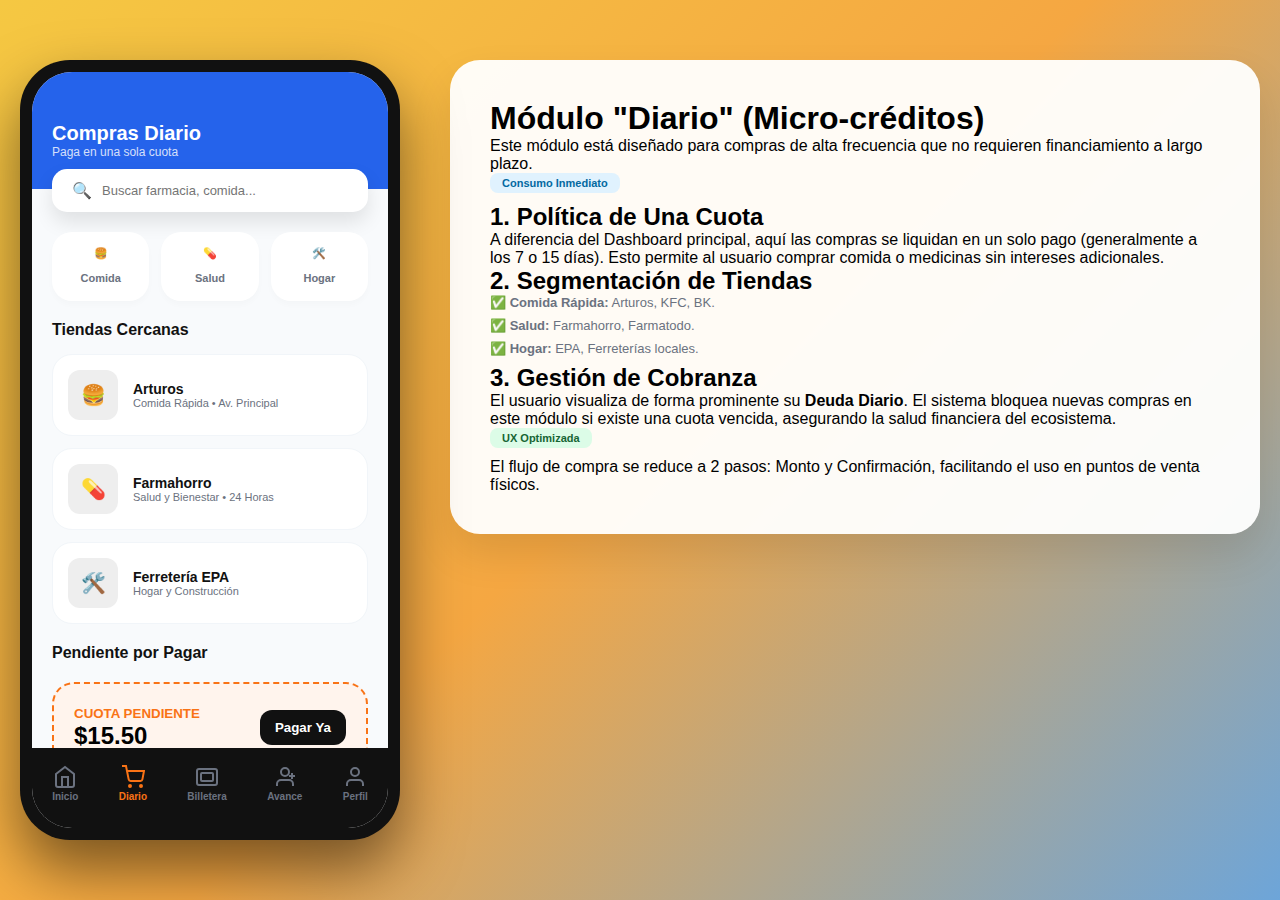
<file: tiendas.html>
<!DOCTYPE html>
<html lang="es">
<head>
    <meta charset="UTF-8">
    <meta name="viewport" content="width=device-width, initial-scale=1.0">
    <title>Smart Pay - Diario y Tiendas</title>
    <style>
        :root {
            --primary-gradient: linear-gradient(135deg, #f5c842 0%, #f5a742 50%, #6da5d9 100%);
            --accent-orange: #f97316;
            --accent-blue: #2563eb;
            --dark-bg: #111111;
            --white: #ffffff;
            --text-gray: #6b7280;
            --phone-bg: #f8fafc;
            --success-green: #10b981;
        }

        * { margin: 0; padding: 0; box-sizing: border-box; font-family: 'Segoe UI', sans-serif; }
        
        body { 
            background: var(--primary-gradient);
            background-attachment: fixed;
            display: flex; justify-content: center; align-items: center; 
            min-height: 100vh; padding: 20px;
        }

        .presentation-container { display: flex; max-width: 1400px; width: 100%; gap: 50px; align-items: flex-start; }

        /* --- MOCKUP TELÉFONO --- */
        .phone-mockup {
            width: 380px; height: 780px; background: var(--dark-bg);
            border-radius: 50px; position: relative; padding: 12px;
            box-shadow: 0 30px 60px rgba(0,0,0,0.5); flex-shrink: 0;
        }

        .phone-screen {
            width: 100%; height: 100%; background: var(--phone-bg);
            border-radius: 40px; overflow: hidden; display: flex; flex-direction: column;
            position: relative;
        }

        /* --- VISTAS OVERLAY --- */
        .view-overlay {
            position: absolute; top: 0; left: 100%; width: 100%; height: 100%;
            background: var(--phone-bg); transition: 0.4s cubic-bezier(0.4, 0, 0.2, 1); z-index: 100;
            display: flex; flex-direction: column;
        }
        .view-overlay.active { left: 0; }
        .view-header { background: var(--accent-blue); padding: 50px 20px 20px; color: white; display: flex; align-items: center; gap: 15px; }

        /* --- CONTENIDO PRINCIPAL --- */
        .header-diario { background: var(--accent-blue); padding: 50px 20px 30px; color: white; }
        
        .search-bar {
            background: white; margin: -20px 20px 20px; padding: 12px 20px;
            border-radius: 15px; display: flex; align-items: center; gap: 10px;
            box-shadow: 0 10px 20px rgba(0,0,0,0.1);
        }

        .section-title { padding: 0 20px; font-size: 16px; font-weight: 800; color: var(--dark-bg); margin: 20px 0 15px; }

        /* CATEGORÍAS */
        .categories-grid { display: grid; grid-template-columns: repeat(3, 1fr); gap: 12px; padding: 0 20px; }
        .cat-item { 
            background: white; padding: 15px 10px; border-radius: 20px; text-align: center; 
            cursor: pointer; box-shadow: 0 4px 6px rgba(0,0,0,0.02); transition: 0.2s;
        }
        .cat-item:active { transform: scale(0.95); }
        .cat-icon { font-size: 24px; margin-bottom: 8px; display: block; }
        .cat-item span { font-size: 11px; font-weight: 700; color: var(--text-gray); }

        /* LISTADO TIENDAS */
        .scroll-area { flex: 1; overflow-y: auto; padding-bottom: 20px; }
        .store-card {
            background: white; margin: 0 20px 12px; padding: 15px; border-radius: 20px;
            display: flex; align-items: center; gap: 15px; cursor: pointer; border: 1px solid #f1f5f9;
        }
        .store-img { width: 50px; height: 50px; background: #eee; border-radius: 12px; display: flex; align-items: center; justify-content: center; font-size: 20px; }
        .store-info h4 { font-size: 14px; color: var(--dark-bg); }
        .store-info p { font-size: 11px; color: var(--text-gray); }

        /* DEUDA PENDIENTE */
        .pending-bill {
            background: #fff4ed; margin: 20px; padding: 20px; border-radius: 22px;
            border: 2px dashed var(--accent-orange);
        }

        /* FORMULARIOS */
        .form-group { padding: 20px; }
        .form-input { width: 100%; padding: 16px; border-radius: 14px; border: 1px solid #ddd; margin-bottom: 15px; font-size: 16px; outline: none; }
        .btn-primary { width: 100%; padding: 16px; background: var(--accent-orange); color: white; border: none; border-radius: 14px; font-weight: 800; cursor: pointer; }

        /* NAVBAR */
        .bottom-nav { width: 100%; height: 80px; background: var(--dark-bg); display: flex; justify-content: space-around; align-items: center; padding-bottom: 10px; }
        .nav-item { color: var(--text-gray); text-align: center; font-size: 10px; font-weight: bold; cursor: pointer; }
        .nav-active { color: var(--accent-orange) !important; }

        /* INFO DERECHA */
        .info-column { flex: 1.5; padding: 40px; background: rgba(255, 255, 255, 0.95); border-radius: 30px; max-height: 780px; overflow-y: auto; box-shadow: 0 20px 40px rgba(0,0,0,0.1); }
        .tag { display: inline-block; background: #e0f2fe; color: #0369a1; padding: 4px 12px; border-radius: 8px; font-size: 11px; font-weight: 800; margin-bottom: 10px; }
    </style>
</head>
<body>

<div class="presentation-container">
    <div class="phone-mockup">
        <div class="phone-screen">
            
            <div class="header-diario">
                <h2 style="font-size: 20px;">Compras Diario</h2>
                <p style="font-size: 12px; opacity: 0.8;">Paga en una sola cuota</p>
            </div>

            <div class="search-bar">
                <span>🔍</span>
                <input type="text" placeholder="Buscar farmacia, comida..." style="border:none; outline:none; font-size:13px; width:100%;">
            </div>

            <div class="scroll-area">
                <div class="categories-grid">
                    <div class="cat-item" onclick="filtrar('Comida')"><span class="cat-icon">🍔</span><span>Comida</span></div>
                    <div class="cat-item" onclick="filtrar('Salud')"><span class="cat-icon">💊</span><span>Salud</span></div>
                    <div class="cat-item" onclick="filtrar('Hogar')"><span class="cat-icon">🛠️</span><span>Hogar</span></div>
                </div>

                <div class="section-title">Tiendas Cercanas</div>
                <div id="listaTiendas">
                    <div class="store-card" onclick="abrirCompra('Arturos', '🍔')">
                        <div class="store-img">🍔</div>
                        <div class="store-info"><h4>Arturos</h4><p>Comida Rápida • Av. Principal</p></div>
                    </div>
                    <div class="store-card" onclick="abrirCompra('Farmahorro', '💊')">
                        <div class="store-img">💊</div>
                        <div class="store-info"><h4>Farmahorro</h4><p>Salud y Bienestar • 24 Horas</p></div>
                    </div>
                    <div class="store-card" onclick="abrirCompra('EPA', '🛠️')">
                        <div class="store-img">🛠️</div>
                        <div class="store-info"><h4>Ferretería EPA</h4><p>Hogar y Construcción</p></div>
                    </div>
                </div>

                <div class="section-title">Pendiente por Pagar</div>
                <div class="pending-bill">
                    <div style="display:flex; justify-content:space-between; align-items:center;">
                        <div>
                            <small style="color:var(--accent-orange); font-weight:800;">CUOTA PENDIENTE</small>
                            <h3 style="font-size: 24px;">$15.50</h3>
                        </div>
                        <button onclick="openView('viewPagarCuota')" style="padding:10px 15px; border-radius:12px; border:none; background:var(--dark-bg); color:white; font-weight:bold; cursor:pointer;">Pagar Ya</button>
                    </div>
                </div>
            </div>

            <div id="viewComprar" class="view-overlay">
                <div class="view-header"><span onclick="closeView('viewComprar')" style="cursor:pointer">←</span><b id="txtTienda">Tienda</b></div>
                <div class="form-group">
                    <div style="text-align:center; margin-bottom:20px;">
                        <div id="iconTienda" style="font-size:50px; margin-bottom:10px;">🍔</div>
                        <p style="color:var(--text-gray);">Ingrese el monto de su consumo</p>
                    </div>
                    <label style="font-size:11px; font-weight:bold; color:var(--text-gray);">MONTO DE LA COMPRA ($)</label>
                    <input type="number" class="form-input" id="montoCompra" placeholder="0.00">
                    
                    <div style="background:#f1f5f9; padding:15px; border-radius:15px; margin-bottom:20px;">
                        <div style="display:flex; justify-content:space-between;">
                            <span>Cuotas:</span><b>1 Sola Cuota</b>
                        </div>
                        <div style="display:flex; justify-content:space-between; margin-top:5px; color:var(--success-green);">
                            <span>Interés:</span><b>0% Gratis</b>
                        </div>
                    </div>

                    <button class="btn-primary" onclick="confirmarCompra()">Finalizar Compra</button>
                </div>
            </div>

            <div id="viewPagarCuota" class="view-overlay">
                <div class="view-header"><span onclick="closeView('viewPagarCuota')" style="cursor:pointer">←</span><b>Pagar Pendiente</b></div>
                <div class="form-group">
                    <div class="pending-bill" style="margin:0 0 20px 0;">
                        <p>Total a pagar:</p>
                        <h2 style="font-size:32px;">$15.50</h2>
                    </div>
                    <label>MÉTODO DE PAGO</label>
                    <div class="store-card" style="margin:0 0 10px 0;"><b>Billetera Smart Pay</b></div>
                    <div class="store-card" style="margin:0 0 20px 0;"><b>Pago Móvil / Transferencia</b></div>
                    
                    <button class="btn-primary" style="background:var(--success-green);" onclick="exitoPago()">Confirmar Pago</button>
                </div>
            </div>

            <div id="viewExito" class="view-overlay" style="z-index:200;">
                <div style="padding:100px 20px; text-align:center;">
                    <div style="width:80px; height:80px; background:var(--success-green); color:white; border-radius:50%; display:flex; align-items:center; justify-content:center; font-size:40px; margin:0 auto 20px;">✓</div>
                    <h2 id="msgExito">¡Compra Exitosa!</h2>
                    <p style="color:var(--text-gray); margin-top:10px;">La operación se ha procesado correctamente.</p>
                    <button class="btn-primary" style="margin-top:40px; background:var(--dark-bg);" onclick="location.reload()">Regresar</button>
                </div>
            </div>

            <nav class="bottom-nav">
                <div class="nav-item" onclick="window.location.href='dashboard.html'">
                    <svg width="24" height="24" viewBox="0 0 24 24" fill="none" stroke="currentColor" stroke-width="2"><path d="M3 9l9-7 9 7v11a2 2 0 0 1-2 2H5a2 2 0 0 1-2-2z"></path><polyline points="9 22 9 12 15 12 15 22"></polyline></svg><br>Inicio
                </div>
                <div class="nav-item nav-active" onclick="window.location.href='tiendas.html'">
                    <svg width="24" height="24" viewBox="0 0 24 24" fill="none" stroke="currentColor" stroke-width="2"><circle cx="9" cy="21" r="1"></circle><circle cx="20" cy="21" r="1"></circle><path d="M1 1h4l2.68 13.39a2 2 0 0 0 2 1.61h9.72a2 2 0 0 0 2-1.61L23 6H6"></path></svg><br>Diario
                </div>
                <div class="nav-item" onclick="window.location.href='billetera.html'">
                    <svg width="24" height="24" viewBox="0 0 24 24" fill="none" stroke="currentColor" stroke-width="2"><rect x="2" y="4" width="20" height="16" rx="2"></rect><rect x="6" y="8" width="12" height="8" rx="1"></rect><line x1="18" y1="12" x2="18.01" y2="12"></line></svg><br>Billetera
                </div>
                <div class="nav-item" onclick="window.location.href='avance.html'">
                    <svg width="24" height="24" viewBox="0 0 24 24" fill="none" stroke="currentColor" stroke-width="2"><path d="M20 21v-2a4 4 0 0 0-4-4H8a4 4 0 0 0-4 4v2"></path><circle cx="12" cy="7" r="4"></circle><line x1="19" y1="8" x2="19" y2="14"></line><line x1="22" y1="11" x2="16" y2="11"></line></svg><br>Avance
                </div>
                <div class="nav-item" onclick="window.location.href='perfil.html'">
                    <svg width="24" height="24" viewBox="0 0 24 24" fill="none" stroke="currentColor" stroke-width="2"><path d="M20 21v-2a4 4 0 0 0-4-4H8a4 4 0 0 0-4 4v2"></path><circle cx="12" cy="7" r="4"></circle></svg><br>Perfil
                </div>
            </nav>
        </div>
    </div>

    <div class="info-column">
        <h1>Módulo "Diario" (Micro-créditos)</h1>
        <p>Este módulo está diseñado para compras de alta frecuencia que no requieren financiamiento a largo plazo.</p>

        <div class="tag">Consumo Inmediato</div>
        <h2>1. Política de Una Cuota</h2>
        <p>A diferencia del Dashboard principal, aquí las compras se liquidan en un solo pago (generalmente a los 7 o 15 días). Esto permite al usuario comprar comida o medicinas sin intereses adicionales.</p>

        <h2>2. Segmentación de Tiendas</h2>
        <ul style="list-style:none; font-size:13px; color:var(--text-gray);">
            <li style="margin-bottom:8px;">✅ <b>Comida Rápida:</b> Arturos, KFC, BK.</li>
            <li style="margin-bottom:8px;">✅ <b>Salud:</b> Farmahorro, Farmatodo.</li>
            <li style="margin-bottom:8px;">✅ <b>Hogar:</b> EPA, Ferreterías locales.</li>
        </ul>

        <h2>3. Gestión de Cobranza</h2>
        <p>El usuario visualiza de forma prominente su <b>Deuda Diario</b>. El sistema bloquea nuevas compras en este módulo si existe una cuota vencida, asegurando la salud financiera del ecosistema.</p>

        <div class="tag" style="background:#dcfce7; color:#166534;">UX Optimizada</div>
        <p>El flujo de compra se reduce a 2 pasos: Monto y Confirmación, facilitando el uso en puntos de venta físicos.</p>
    </div>
</div>

<script>
    function openView(id) { document.getElementById(id).classList.add('active'); }
    function closeView(id) { document.getElementById(id).classList.remove('active'); }

    function abrirCompra(nombre, icono) {
        document.getElementById('txtTienda').innerText = nombre;
        document.getElementById('iconTienda').innerText = icono;
        openView('viewComprar');
    }

    function confirmarCompra() {
        const monto = document.getElementById('montoCompra').value;
        if(monto <= 0) { alert("Ingrese un monto válido"); return; }
        document.getElementById('msgExito').innerText = "¡Compra Exitosa!";
        openView('viewExito');
    }

    function exitoPago() {
        document.getElementById('msgExito').innerText = "¡Pago Procesado!";
        openView('viewExito');
    }

    function filtrar(cat) {
        alert("Filtrando tiendas de " + cat);
    }
</script>

</body>
</html>
</file>
